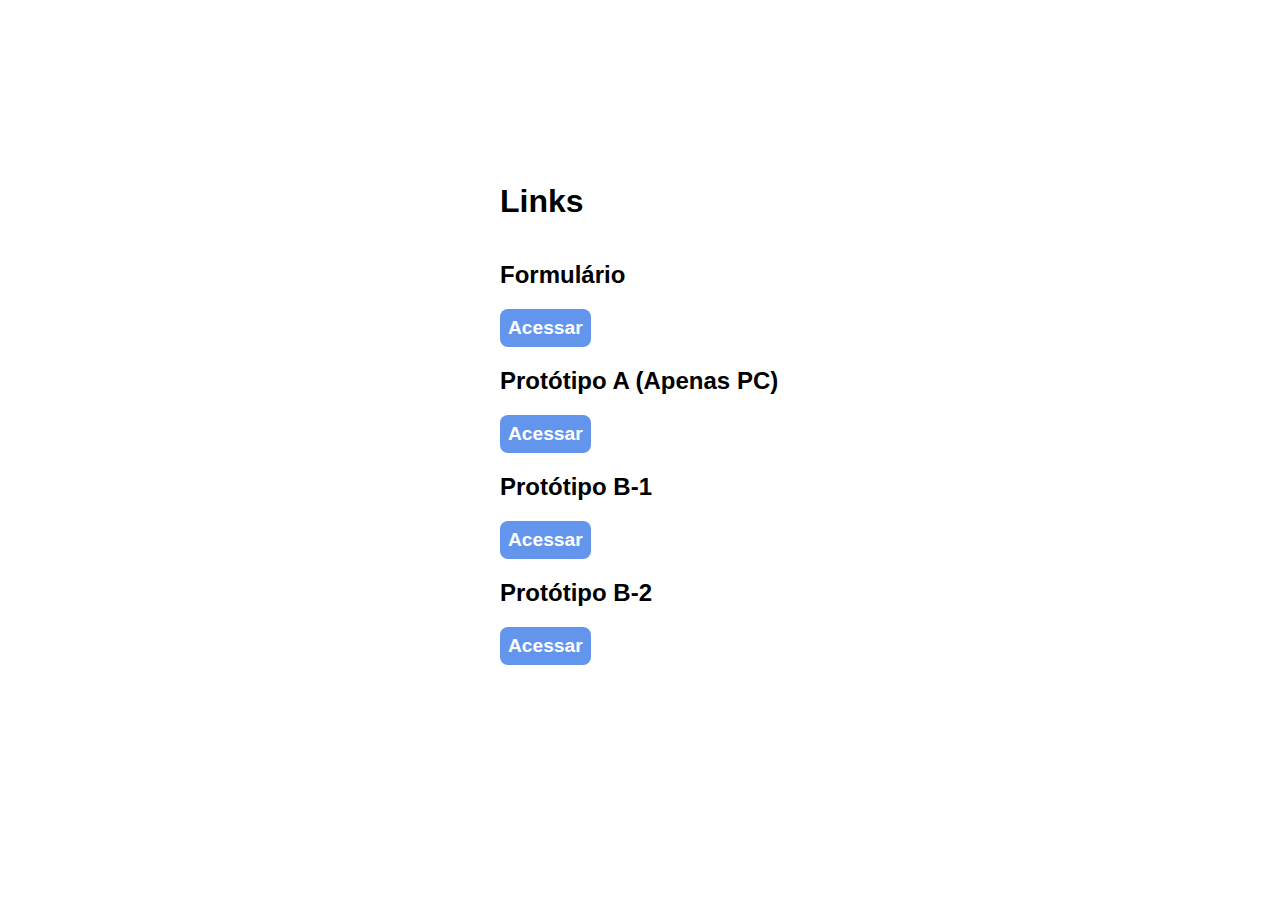
<file: index.html>
<!DOCTYPE html>
<html lang="pt-BR">

<head>
  <meta charset="UTF-8">
  <meta name="viewport" content="width=device-width, initial-scale=1.0">
  <link rel="stylesheet" href="style.css">
  <title>Central de Estágios</title>
</head>

<body>
  <main>

    <div>
      <h1>Links</h1>
    </div>
    <div>
      <h2>Formulário</h2>
      <a href="https://forms.gle/mVd3XgX23KRGz3pi9" target="_blank">Acessar</a>
    </div>

    <div>
      <h2>Protótipo A  (Apenas PC)</h2>
      <a href="a/index.html" target="_blank">Acessar</a>
    </div>

    <div>
      <div>
        <h2>Protótipo B-1</h2>
        <a href="b-1/index.html" target="_blank">Acessar</a>
      </div>
      <div>
        <h2>Protótipo B-2</h2>
        <a href="b-2/index.html" target="_blank">Acessar</a>
      </div>
    </div>
  </main>
</body>

</html>
</file>
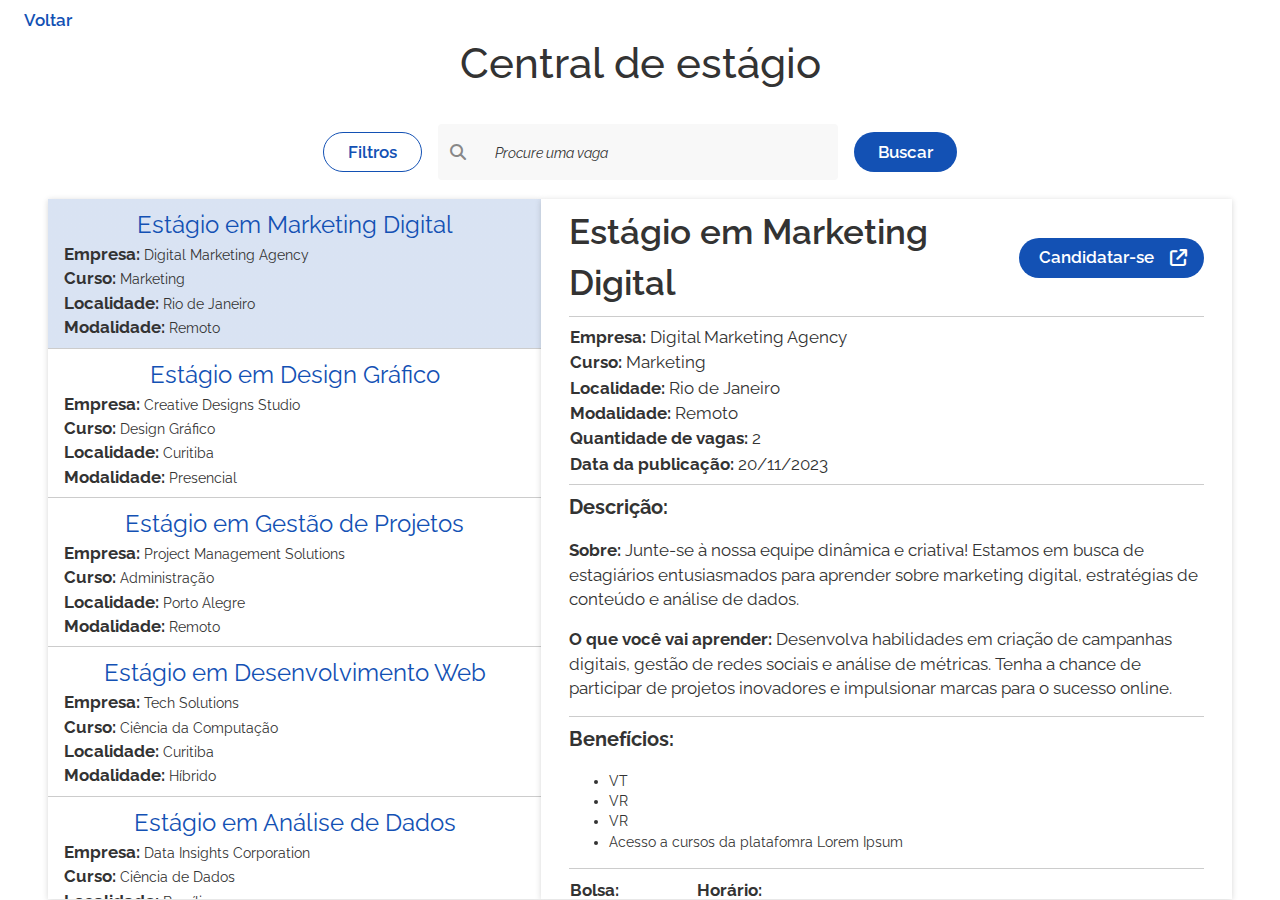
<file: a/index.html>
<!doctype html>
<html lang="en">
  <head>
    <meta charset="UTF-8" />
    <link rel="icon" type="image/svg+xml" href="/vite.svg" />
    <meta name="viewport" content="width=device-width, initial-scale=1.0" />
    <link
            rel="stylesheet"
            href="https://fonts.googleapis.com/css?family=Raleway:300,400,500,600,700,800,900&amp;display=swap"
        />
        <link
            rel="stylesheet"
            href="https://cdnjs.cloudflare.com/ajax/libs/font-awesome/6.4.2/css/all.min.css"
        />
        <link
        rel="stylesheet"
        href="https://cdngovbr-ds.estaleiro.serpro.gov.br/design-system/fonts/rawline/css/rawline.css"
    />
    
     
    <title>Protótipo A</title>

  
    <script type="module" crossorigin src="./index-1aa174b0.js"></script>
    <link rel="stylesheet" href="./index-46abb7ba.css">
  </head>
  <body class="bg">
    <div id="app"></div>
    
  </body>
</html>
</file>
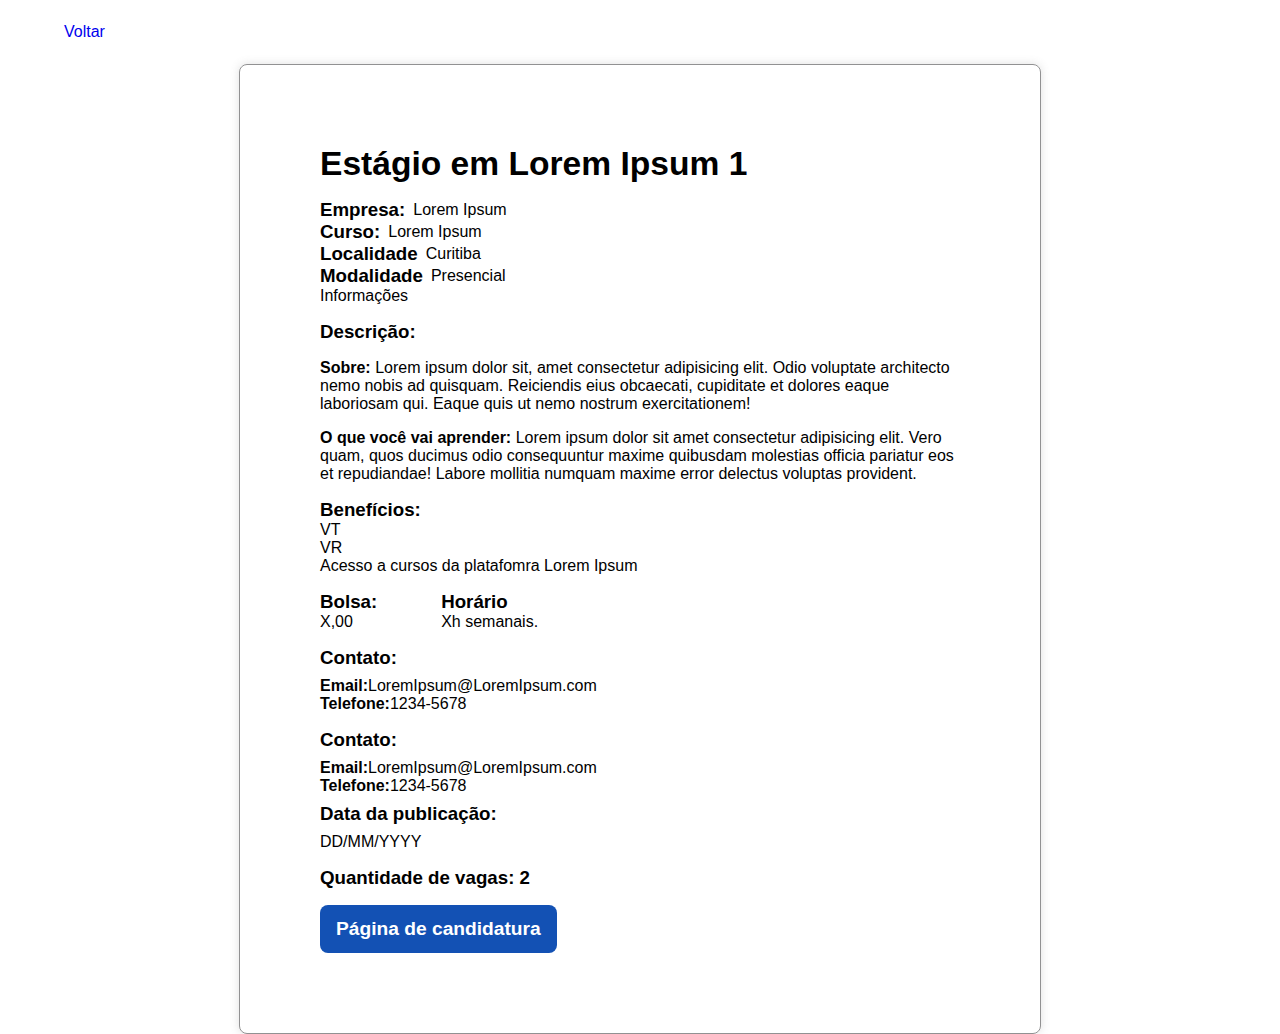
<file: b-1/estagio1.html>
<!DOCTYPE html>
<html lang="pt-BR">
  <head>
    <meta charset="UTF-8" />
    <meta name="viewport" content="width=device-width, initial-scale=1.0" />
    <link rel="stylesheet" href="css/style.css" />

    <title>Central de Estágios</title>
  </head>

  <body>
    <header class="header">
      <nav>
        <a href="./index.html">Voltar</a>
      </nav>
    </header>

    <main class="main">
      <section class="internship-container-page">
        <div class="internship-title">
          <h2>Estágio em Lorem Ipsum 1</h2>
        </div>
        <div class="internship-employer">
          <div>
            <h3>Empresa:</h3>
            <span>Lorem Ipsum</span>
          </div>
          <div>
            <h3>Curso:</h3>
            <span>Lorem Ipsum</span>
          </div>
          <div>
            <h3>Localidade</h3>
            <span>Curitiba</span>
          </div>
          <div>
            <h3>Modalidade</h3>
            <span>Presencial</span>
          </div>
        </div>
        <summary>Informações</summary>
        <div class="internship-description">
          <h3>Descrição:</h3>
          <p>
            <strong>Sobre: </strong>Lorem ipsum dolor sit, amet consectetur
            adipisicing elit. Odio voluptate architecto nemo nobis ad quisquam.
            Reiciendis eius obcaecati, cupiditate et dolores eaque laboriosam
            qui. Eaque quis ut nemo nostrum exercitationem!
          </p>
          <p>
            <strong>O que você vai aprender: </strong> Lorem ipsum dolor sit
            amet consectetur adipisicing elit. Vero quam, quos ducimus odio
            consequuntur maxime quibusdam molestias officia pariatur eos et
            repudiandae! Labore mollitia numquam maxime error delectus voluptas
            provident.
          </p>
        </div>

        <div class="internship-bonus">
          <h3>Benefícios:</h3>
          <ul>
            <li>VT</li>
            <li>VR</li>
            <li>Acesso a cursos da platafomra Lorem Ipsum</li>
          </ul>
        </div>
        <div class="internship-salary">
          <div>
            <h3>Bolsa:</h3>
            <span>X,00</span>
          </div>
          <div>
            <h3>Horário</h3>
            <span>Xh semanais.</span>
          </div>
        </div>

        <div class="internship-contact">
          <h3>Contato:</h3>
          <div>
            <p><strong>Email:</strong>LoremIpsum@LoremIpsum.com</p>
            <p><strong>Telefone:</strong>1234-5678</p>
          </div>
        </div>

        <div class="internship-contact">
          <h3>Contato:</h3>
          <div>
            <p><strong>Email:</strong>LoremIpsum@LoremIpsum.com</p>
            <p><strong>Telefone:</strong>1234-5678</p>
          </div>

          <h3>Data da publicação:</h3>
          <div>
            <p>DD/MM/YYYY</p>
          </div>
        </div>

        <div class="internship-contact">
          <h3>Quantidade de vagas: 2</h3>
        </div>

        <div class="internship-button">
          <button>Página de candidatura</button>
        </div>
      </section>
    </main>
    <footer></footer>
  </body>
</html>
</file>
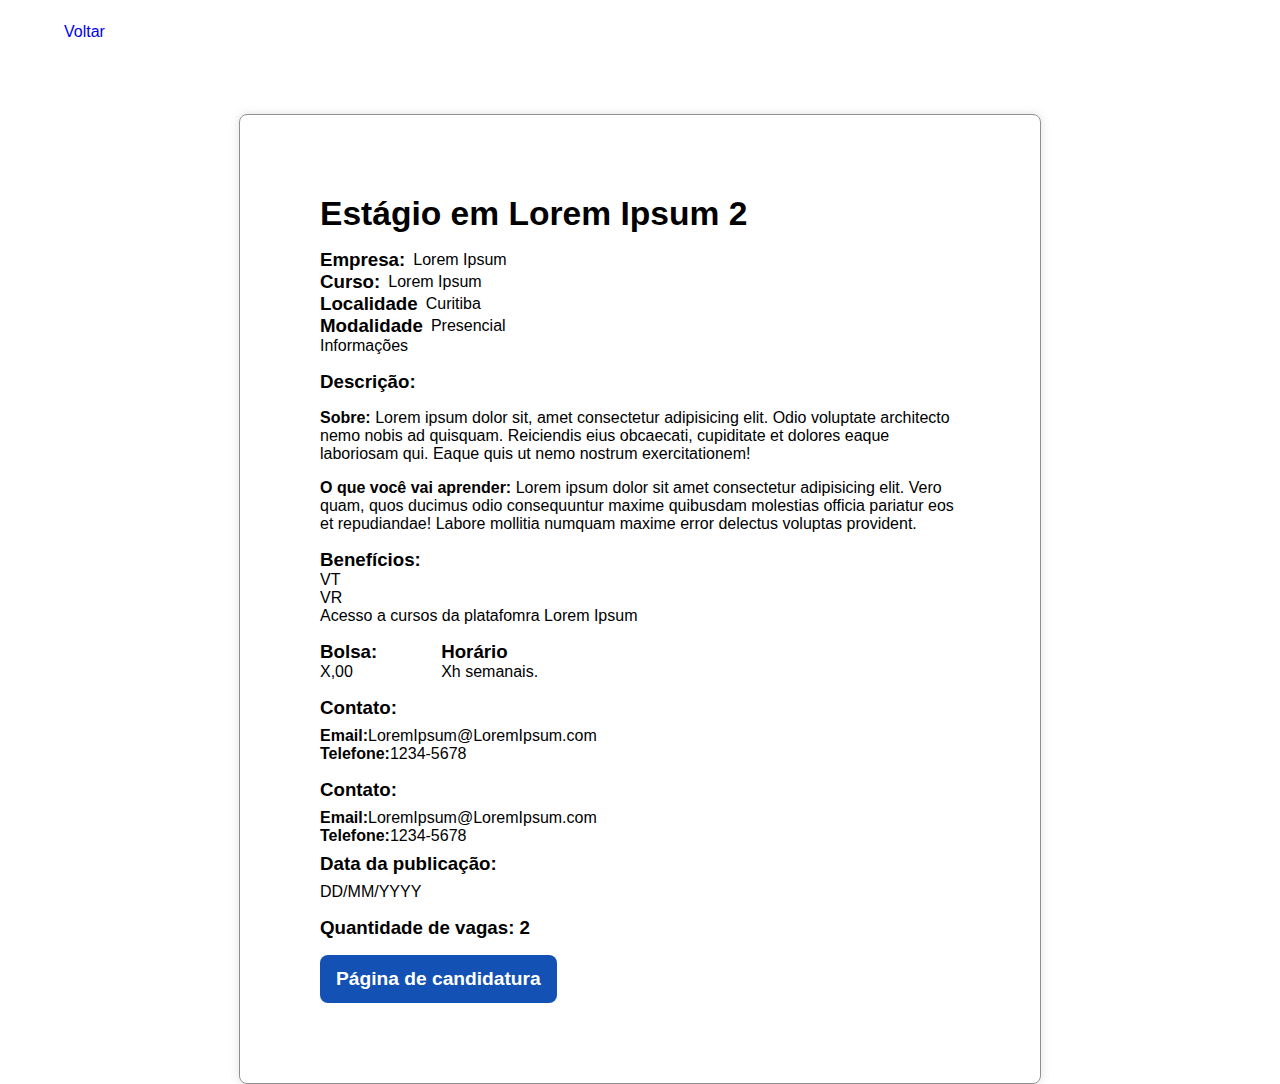
<file: b-1/estagio2.html>
<!DOCTYPE html>
<html lang="pt-BR">
  <head>
    <meta charset="UTF-8" />
    <meta name="viewport" content="width=device-width, initial-scale=1.0" />
    <link rel="stylesheet" href="css/style.css" />
    

    <title>Central de Estágios</title>
  </head>

  <body>
    <header class="header" style="padding-bottom: 50px;">
      <nav>
        <a class="br-button minium block auto-sm" href="./index.html">Voltar</a>
      </nav>
    </header>

    <main class="main">
      <section class="internship-container-page">
        <div class="internship-title">
          <h2>Estágio em Lorem Ipsum 2</h2>
        </div>
        <div class="internship-employer">
          <div>
            <h3>Empresa:</h3>
            <span>Lorem Ipsum</span>
          </div>
          <div>
            <h3>Curso:</h3>
            <span>Lorem Ipsum</span>
          </div>
          <div>
            <h3>Localidade</h3>
            <span>Curitiba</span>
          </div>
          <div>
            <h3>Modalidade</h3>
            <span>Presencial</span>
          </div>
        </div>
        <summary>Informações</summary>
        <div class="internship-description">
          <h3>Descrição:</h3>
          <p>
            <strong>Sobre: </strong>Lorem ipsum dolor sit, amet consectetur
            adipisicing elit. Odio voluptate architecto nemo nobis ad quisquam.
            Reiciendis eius obcaecati, cupiditate et dolores eaque laboriosam
            qui. Eaque quis ut nemo nostrum exercitationem!
          </p>
          <p>
            <strong>O que você vai aprender: </strong> Lorem ipsum dolor sit
            amet consectetur adipisicing elit. Vero quam, quos ducimus odio
            consequuntur maxime quibusdam molestias officia pariatur eos et
            repudiandae! Labore mollitia numquam maxime error delectus voluptas
            provident.
          </p>
        </div>

        <div class="internship-bonus">
          <h3>Benefícios:</h3>
          <ul>
            <li>VT</li>
            <li>VR</li>
            <li>Acesso a cursos da platafomra Lorem Ipsum</li>
          </ul>
        </div>
        <div class="internship-salary">
          <div>
            <h3>Bolsa:</h3>
            <span>X,00</span>
          </div>
          <div>
            <h3>Horário</h3>
            <span>Xh semanais.</span>
          </div>
        </div>

        <div class="internship-contact">
          <h3>Contato:</h3>
          <div>
            <p><strong>Email:</strong>LoremIpsum@LoremIpsum.com</p>
            <p><strong>Telefone:</strong>1234-5678</p>
          </div>
        </div>

        <div class="internship-contact">
          <h3>Contato:</h3>
          <div>
            <p><strong>Email:</strong>LoremIpsum@LoremIpsum.com</p>
            <p><strong>Telefone:</strong>1234-5678</p>
          </div>

          <h3>Data da publicação:</h3>
          <div>
            <p>DD/MM/YYYY</p>
          </div>
        </div>

        <div class="internship-contact">
          <h3>Quantidade de vagas: 2</h3>
        </div>

        <div class="internship-button">
          <button>Página de candidatura</button>
        </div>
      </section>
    </main>
    <footer></footer>
  </body>
</html>
</file>
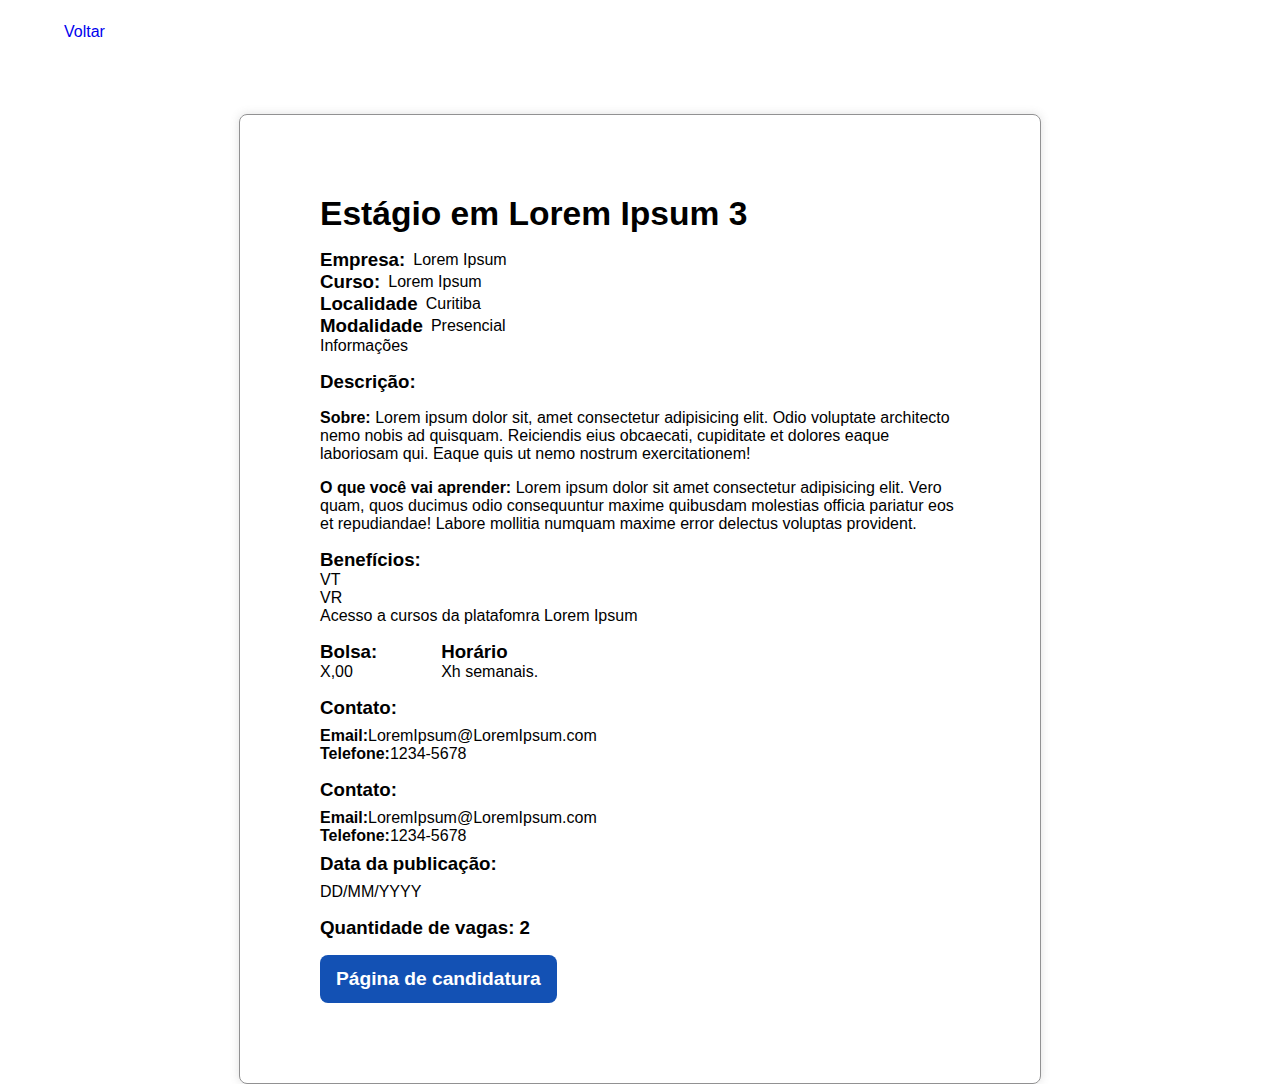
<file: b-1/estagio3.html>
<!DOCTYPE html>
<html lang="pt-BR">
  <head>
    <meta charset="UTF-8" />
    <meta name="viewport" content="width=device-width, initial-scale=1.0" />
    <link rel="stylesheet" href="css/style.css" />
    

    <title>Central de Estágios</title>
  </head>

  <body>
    <header class="header" style="padding-bottom: 50px;">
      <nav>
        <a class="br-button minium block auto-sm" href="./index.html">Voltar</a>
      </nav>
    </header>

    <main class="main">
      <section class="internship-container-page">
        <div class="internship-title">
          <h2>Estágio em Lorem Ipsum 3</h2>
        </div>
        <div class="internship-employer">
          <div>
            <h3>Empresa:</h3>
            <span>Lorem Ipsum</span>
          </div>
          <div>
            <h3>Curso:</h3>
            <span>Lorem Ipsum</span>
          </div>
          <div>
            <h3>Localidade</h3>
            <span>Curitiba</span>
          </div>
          <div>
            <h3>Modalidade</h3>
            <span>Presencial</span>
          </div>
        </div>
        <summary>Informações</summary>
        <div class="internship-description">
          <h3>Descrição:</h3>
          <p>
            <strong>Sobre: </strong>Lorem ipsum dolor sit, amet consectetur
            adipisicing elit. Odio voluptate architecto nemo nobis ad quisquam.
            Reiciendis eius obcaecati, cupiditate et dolores eaque laboriosam
            qui. Eaque quis ut nemo nostrum exercitationem!
          </p>
          <p>
            <strong>O que você vai aprender: </strong> Lorem ipsum dolor sit
            amet consectetur adipisicing elit. Vero quam, quos ducimus odio
            consequuntur maxime quibusdam molestias officia pariatur eos et
            repudiandae! Labore mollitia numquam maxime error delectus voluptas
            provident.
          </p>
        </div>

        <div class="internship-bonus">
          <h3>Benefícios:</h3>
          <ul>
            <li>VT</li>
            <li>VR</li>
            <li>Acesso a cursos da platafomra Lorem Ipsum</li>
          </ul>
        </div>
        <div class="internship-salary">
          <div>
            <h3>Bolsa:</h3>
            <span>X,00</span>
          </div>
          <div>
            <h3>Horário</h3>
            <span>Xh semanais.</span>
          </div>
        </div>

        <div class="internship-contact">
          <h3>Contato:</h3>
          <div>
            <p><strong>Email:</strong>LoremIpsum@LoremIpsum.com</p>
            <p><strong>Telefone:</strong>1234-5678</p>
          </div>
        </div>

        <div class="internship-contact">
          <h3>Contato:</h3>
          <div>
            <p><strong>Email:</strong>LoremIpsum@LoremIpsum.com</p>
            <p><strong>Telefone:</strong>1234-5678</p>
          </div>

          <h3>Data da publicação:</h3>
          <div>
            <p>DD/MM/YYYY</p>
          </div>
        </div>

        <div class="internship-contact">
          <h3>Quantidade de vagas: 2</h3>
        </div>

        <div class="internship-button">
          <button>Página de candidatura</button>
        </div>
      </section>
    </main>
    <footer></footer>
  </body>
</html>
</file>
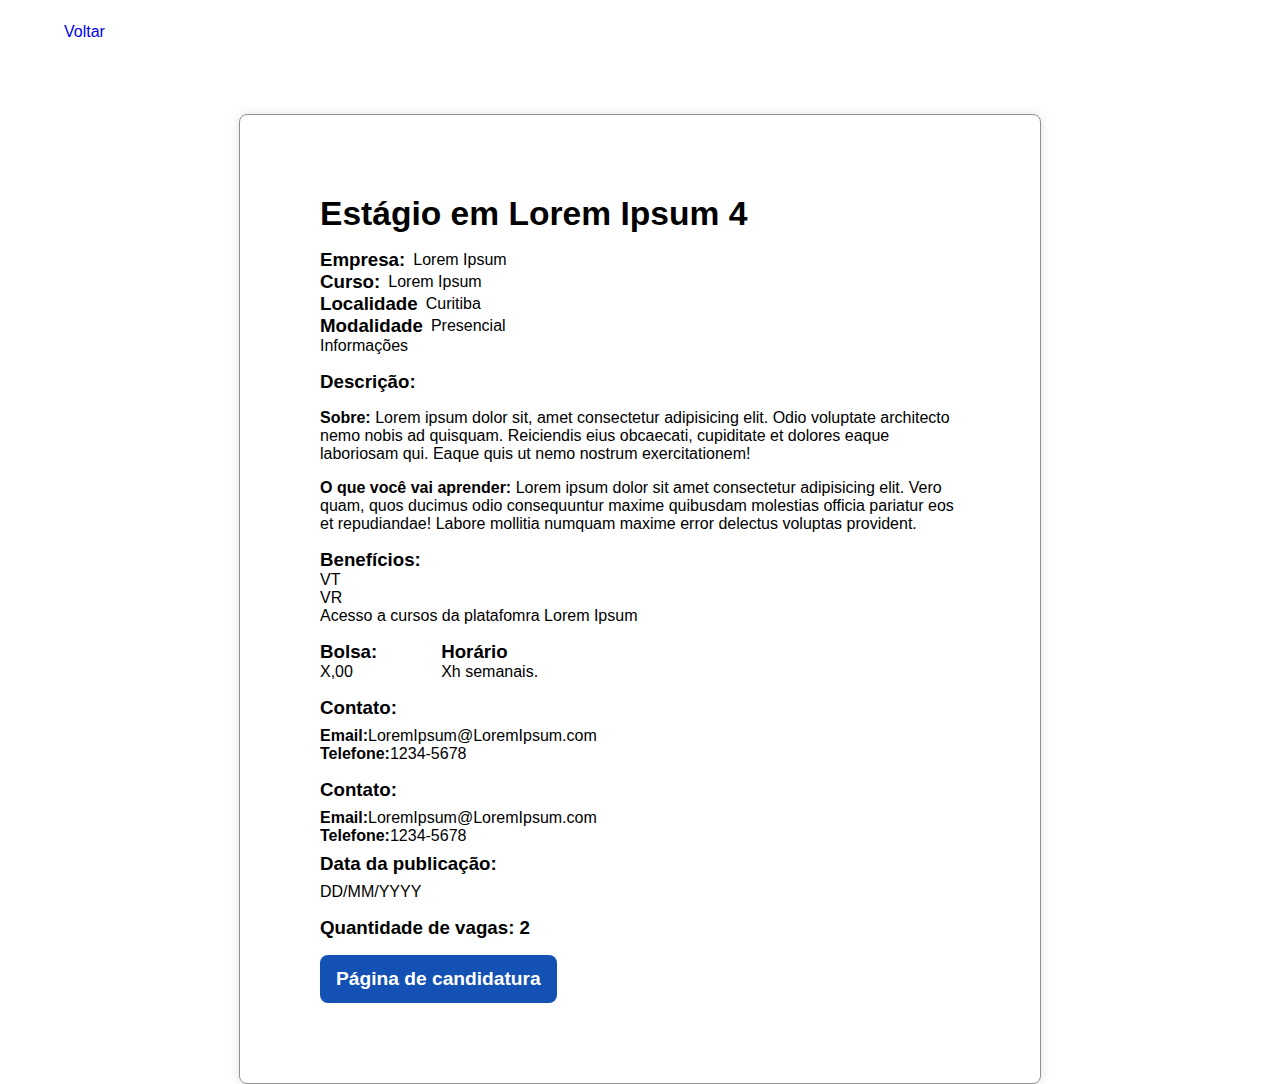
<file: b-1/estagio4.html>
<!DOCTYPE html>
<html lang="pt-BR">
  <head>
    <meta charset="UTF-8" />
    <meta name="viewport" content="width=device-width, initial-scale=1.0" />
    <link rel="stylesheet" href="css/style.css" />
    

    <title>Central de Estágios</title>
  </head>

  <body>
    <header class="header" style="padding-bottom: 50px;">
      <nav>
        <a class="br-button minium block auto-sm" href="./index.html">Voltar</a>
      </nav>
    </header>

    <main class="main">
      <section class="internship-container-page">
        <div class="internship-title">
          <h2>Estágio em Lorem Ipsum 4</h2>
        </div>
        <div class="internship-employer">
          <div>
            <h3>Empresa:</h3>
            <span>Lorem Ipsum</span>
          </div>
          <div>
            <h3>Curso:</h3>
            <span>Lorem Ipsum</span>
          </div>
          <div>
            <h3>Localidade</h3>
            <span>Curitiba</span>
          </div>
          <div>
            <h3>Modalidade</h3>
            <span>Presencial</span>
          </div>
        </div>
        <summary>Informações</summary>
        <div class="internship-description">
          <h3>Descrição:</h3>
          <p>
            <strong>Sobre: </strong>Lorem ipsum dolor sit, amet consectetur
            adipisicing elit. Odio voluptate architecto nemo nobis ad quisquam.
            Reiciendis eius obcaecati, cupiditate et dolores eaque laboriosam
            qui. Eaque quis ut nemo nostrum exercitationem!
          </p>
          <p>
            <strong>O que você vai aprender: </strong> Lorem ipsum dolor sit
            amet consectetur adipisicing elit. Vero quam, quos ducimus odio
            consequuntur maxime quibusdam molestias officia pariatur eos et
            repudiandae! Labore mollitia numquam maxime error delectus voluptas
            provident.
          </p>
        </div>

        <div class="internship-bonus">
          <h3>Benefícios:</h3>
          <ul>
            <li>VT</li>
            <li>VR</li>
            <li>Acesso a cursos da platafomra Lorem Ipsum</li>
          </ul>
        </div>
        <div class="internship-salary">
          <div>
            <h3>Bolsa:</h3>
            <span>X,00</span>
          </div>
          <div>
            <h3>Horário</h3>
            <span>Xh semanais.</span>
          </div>
        </div>

        <div class="internship-contact">
          <h3>Contato:</h3>
          <div>
            <p><strong>Email:</strong>LoremIpsum@LoremIpsum.com</p>
            <p><strong>Telefone:</strong>1234-5678</p>
          </div>
        </div>

        <div class="internship-contact">
          <h3>Contato:</h3>
          <div>
            <p><strong>Email:</strong>LoremIpsum@LoremIpsum.com</p>
            <p><strong>Telefone:</strong>1234-5678</p>
          </div>

          <h3>Data da publicação:</h3>
          <div>
            <p>DD/MM/YYYY</p>
          </div>
        </div>

        <div class="internship-contact">
          <h3>Quantidade de vagas: 2</h3>
        </div>

        <div class="internship-button">
          <button>Página de candidatura</button>
        </div>
      </section>
    </main>
    <footer></footer>
  </body>
</html>
</file>
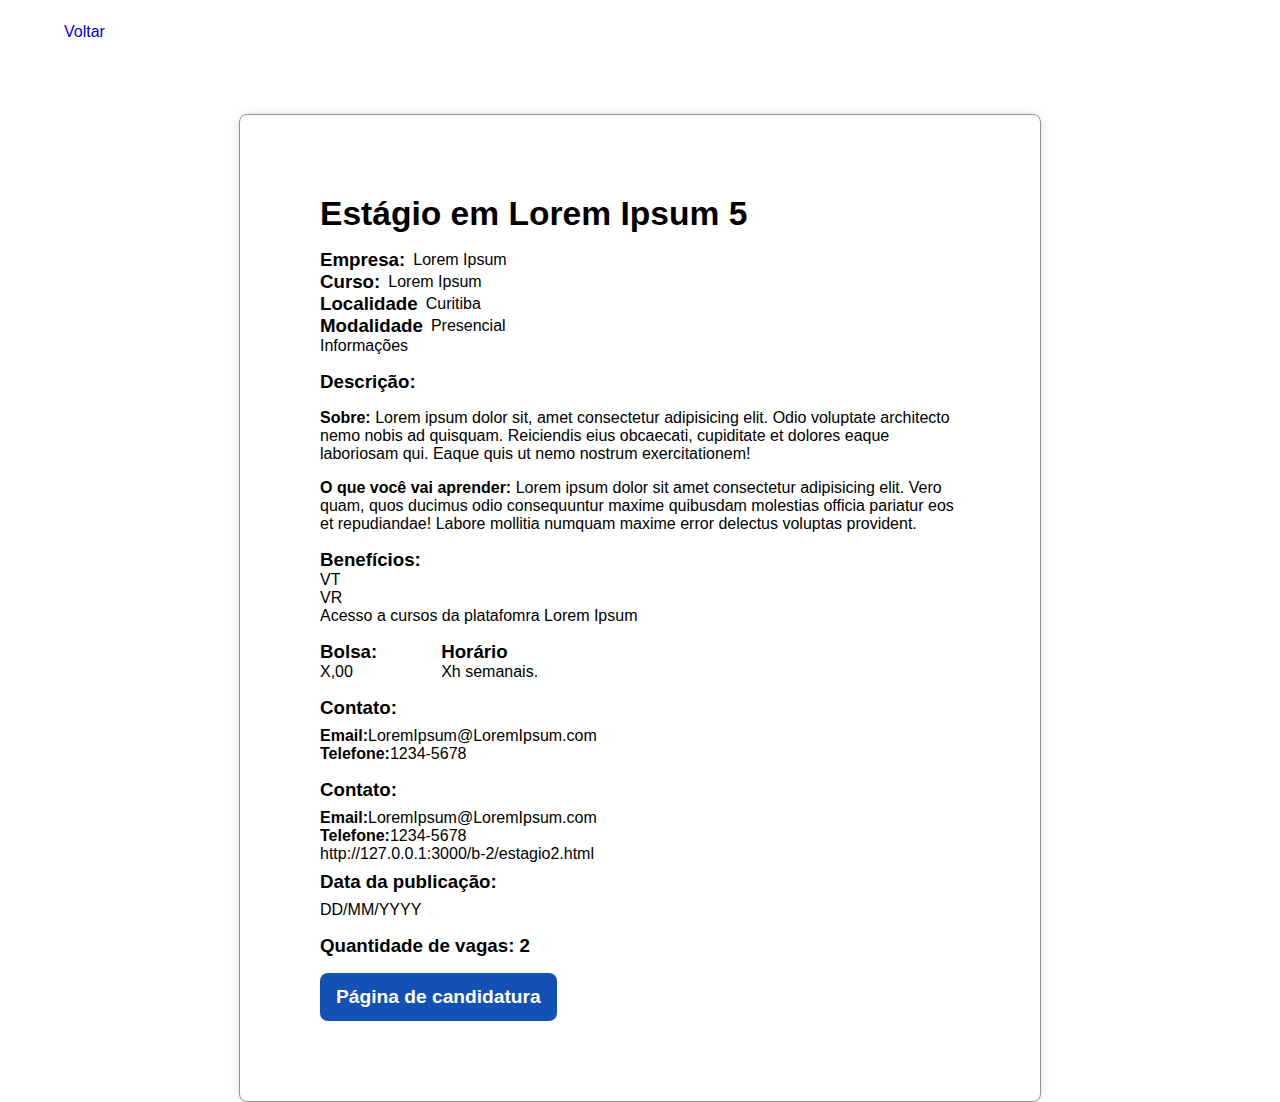
<file: b-1/estagio5.html>
<!DOCTYPE html>
<html lang="pt-BR">
  <head>
    <meta charset="UTF-8" />
    <meta name="viewport" content="width=device-width, initial-scale=1.0" />
    <link rel="stylesheet" href="css/style.css" />
    

    <title>Central de Estágios</title>
  </head>

  <body>
    <header class="header" style="padding-bottom: 50px;">
      <nav>
        <a class="br-button minium block auto-sm" href="./index.html">Voltar</a>
      </nav>
    </header>

    <main class="main">
      <section class="internship-container-page">
        <div class="internship-title">
          <h2>Estágio em Lorem Ipsum 5</h2>
        </div>
        <div class="internship-employer">
          <div>
            <h3>Empresa:</h3>
            <span>Lorem Ipsum</span>
          </div>
          <div>
            <h3>Curso:</h3>
            <span>Lorem Ipsum</span>
          </div>
          <div>
            <h3>Localidade</h3>
            <span>Curitiba</span>
          </div>
          <div>
            <h3>Modalidade</h3>
            <span>Presencial</span>
          </div>
        </div>
        <summary>Informações</summary>
        <div class="internship-description">
          <h3>Descrição:</h3>
          <p>
            <strong>Sobre: </strong>Lorem ipsum dolor sit, amet consectetur
            adipisicing elit. Odio voluptate architecto nemo nobis ad quisquam.
            Reiciendis eius obcaecati, cupiditate et dolores eaque laboriosam
            qui. Eaque quis ut nemo nostrum exercitationem!
          </p>
          <p>
            <strong>O que você vai aprender: </strong> Lorem ipsum dolor sit
            amet consectetur adipisicing elit. Vero quam, quos ducimus odio
            consequuntur maxime quibusdam molestias officia pariatur eos et
            repudiandae! Labore mollitia numquam maxime error delectus voluptas
            provident.
          </p>
        </div>

        <div class="internship-bonus">
          <h3>Benefícios:</h3>
          <ul>
            <li>VT</li>
            <li>VR</li>
            <li>Acesso a cursos da platafomra Lorem Ipsum</li>
          </ul>
        </div>
        <div class="internship-salary">
          <div>
            <h3>Bolsa:</h3>
            <span>X,00</span>
          </div>
          <div>
            <h3>Horário</h3>
            <span>Xh semanais.</span>
          </div>
        </div>

        <div class="internship-contact">
          <h3>Contato:</h3>
          <div>
            <p><strong>Email:</strong>LoremIpsum@LoremIpsum.com</p>
            <p><strong>Telefone:</strong>1234-5678</p>
          </div>
        </div>

        <div class="internship-contact">
          <h3>Contato:</h3>
          <div>
            <p><strong>Email:</strong>LoremIpsum@LoremIpsum.com</p>
            <p><strong>Telefone:</strong>1234-5678</p>http://127.0.0.1:3000/b-2/estagio2.html
          </div>

          <h3>Data da publicação:</h3>
          <div>
            <p>DD/MM/YYYY</p>
          </div>
        </div>

        <div class="internship-contact">
          <h3>Quantidade de vagas: 2</h3>
        </div>

        <div class="internship-button">
          <button>Página de candidatura</button>
        </div>
      </section>
    </main>
    <footer></footer>
  </body>
</html>
</file>
<file: style.css>
* {
  font-family: 'Gill Sans', 'Gill Sans MT', Calibri, 'Trebuchet MS', sans-serif;
  text-decoration: none;
}

body {
  display: flex;
  justify-content: center;
}

main {
  display: flex;
  flex-direction: column;
  align-items: center;
  justify-content: center;
  height: 90vh;
  width: 90%;
}

main div {
  display: flex;
  flex-direction: column;
  align-items: start;
  width: 280px;
}

a {
  color: white;
  background-color: cornflowerblue;
  padding: 8px;
  font-size: 1.2em;
  font-weight: bold;
  border-radius: 8px;
}
</file>
